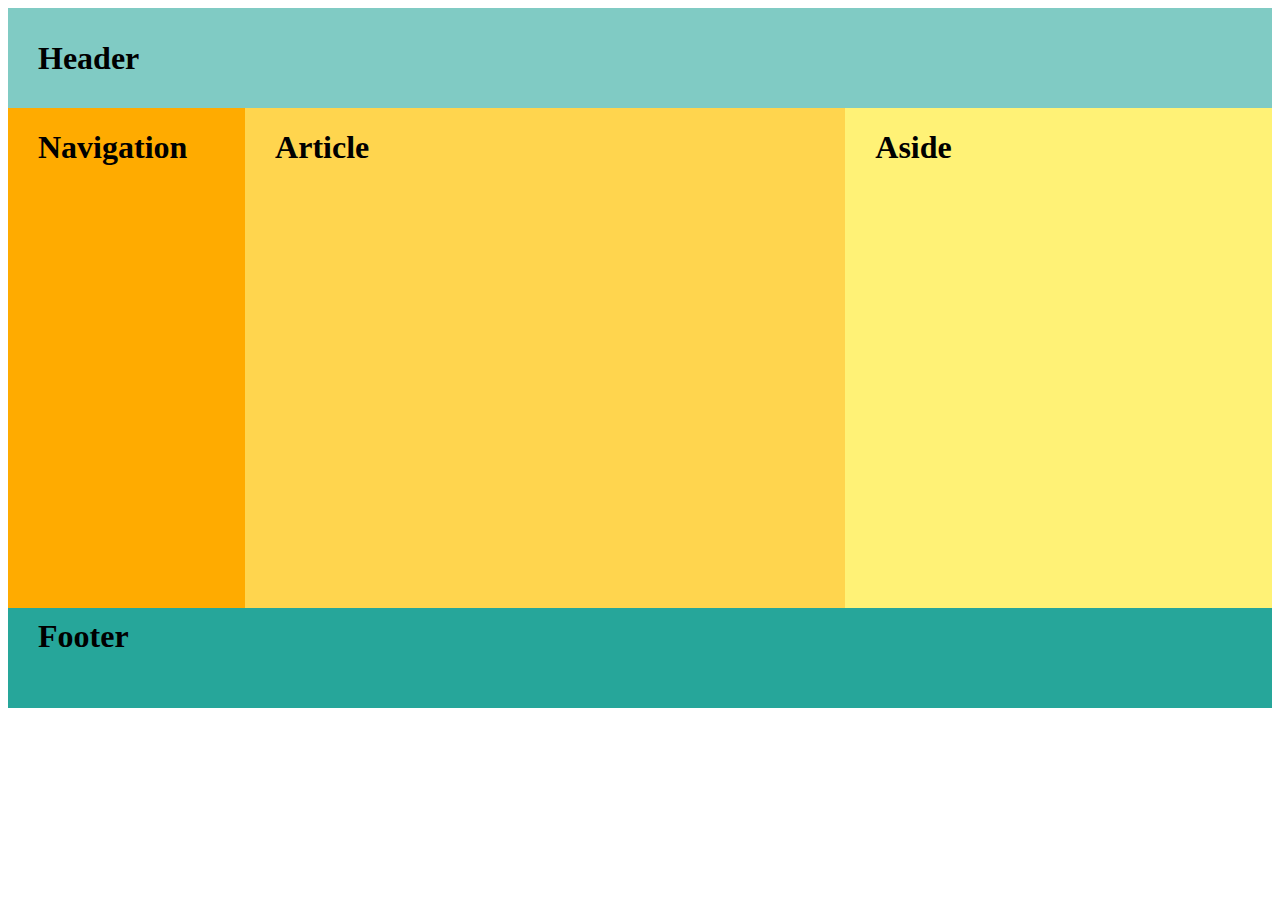
<file: d7-A/index.html>
<!DOCTYPE html>
<html lang="en">

<head>
    <meta charset="UTF-8">
    <meta http-equiv="X-UA-Compatible" content="IE=edge">
    <meta name="viewport" content="width=device-width, initial-scale=1.0">
    <link rel="stylesheet" href="style.css">
    <title>esercizio-flexbox</title>
</head>

<body>
    <header class="head">
        <h1>Header</h1>
    </header>
    <main class="container">
        <div class="div2">
            <h1>Navigation</h1>
        </div>
        <div class="div3">
            <h1>Article</h1>
        </div>
        <div class="div4">
            <h1>Aside</h1>
        </div>
    </main>
    <footer class="foot">
        <h1>Footer</h1>
    </footer>

</body>

</html>
</file>
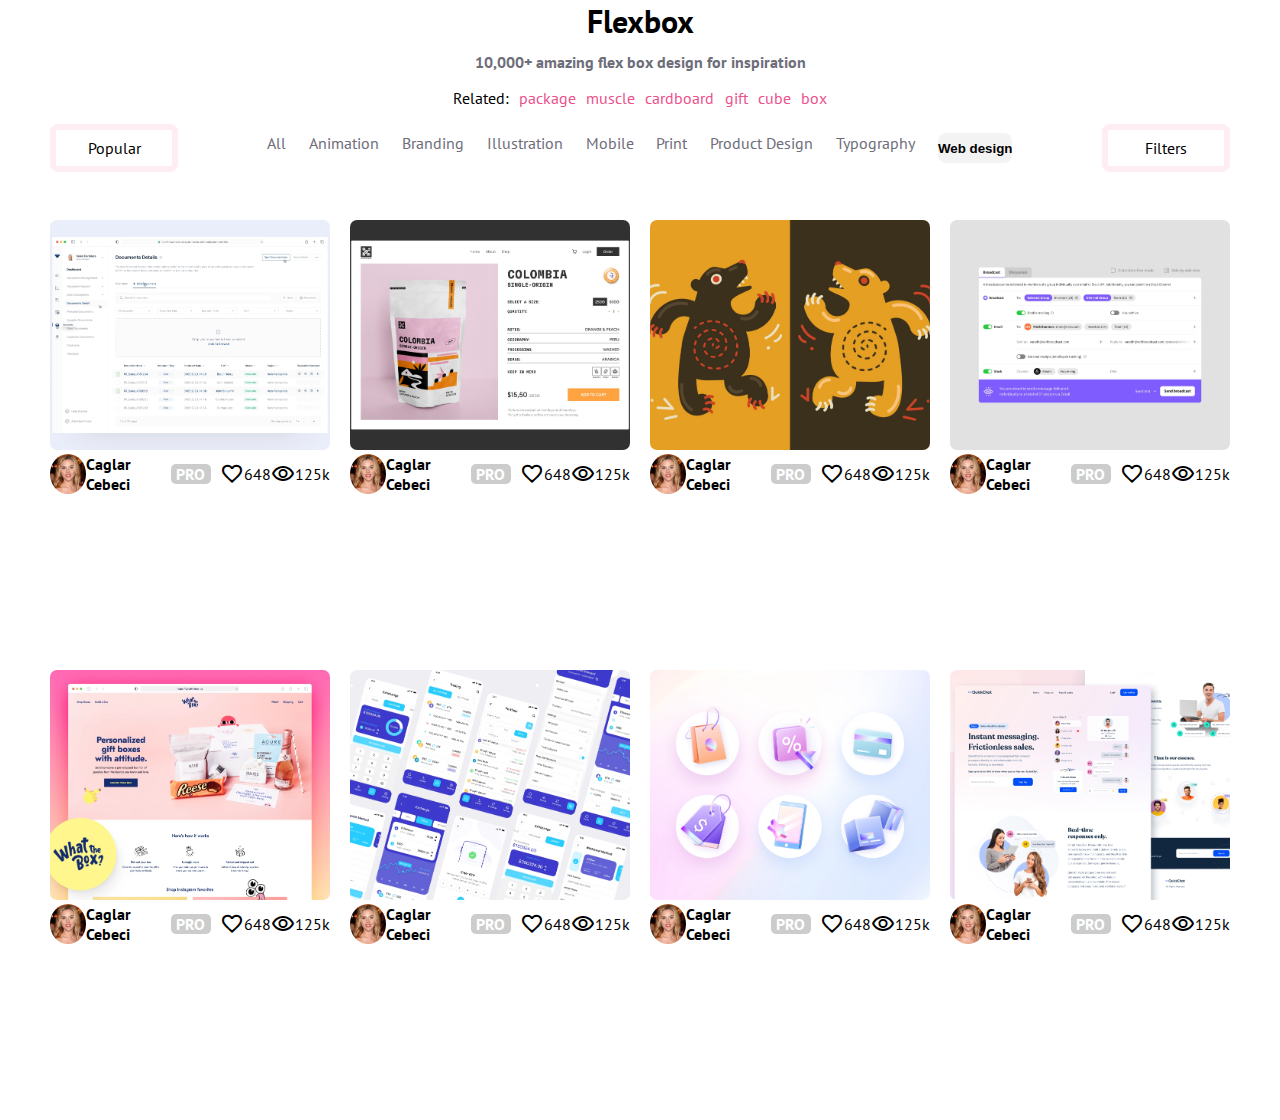
<file: d7-B/index.html>
<!DOCTYPE html>
<html lang="en">

<head>
    <meta charset="UTF-8">
    <meta http-equiv="X-UA-Compatible" content="IE=edge">
    <meta name="viewport" content="width=, initial-scale=1.0">
    <link rel="stylesheet" href="style.css">
    <link rel="stylesheet"
        href="https://fonts.googleapis.com/css2?family=Material+Symbols+Outlined:opsz,wght,FILL,GRAD@48,400,1,0" />
    <title>flexbox</title>
</head>

<body>


    <h1>Flexbox</h1>


    <h4>10,000+ amazing flex box design for inspiration</h4>

    <div id="navbar-container">
        <ul id="nav-bar">
            <li><span>Related:</span></li>
            <li><a href="#">package</a></li>
            <li><a href="#">muscle</a></li>
            <li><a href="#">cardboard</a></li>
            <li><a href="#">gift</a></li>
            <li><a href="#">cube</a></li>
            <li><a href="#">box</a></li>
        </ul>
    </div>
    <main>
        <div id="second-nav-bar-container">

            <button class="second-nav-bar-button">Popular</button>
            <div class="second-nav-bar">
                <li><a href="#">All</a></li>
                <li><a href="#">Animation</a></li>
                <li><a href="#">Branding</a></li>
                <li><a href="#">Illustration</a></li>
                <li><a href="#">Mobile</a></li>
                <li><a href="#">Print</a></li>
                <li><a href="#">Product Design</a></li>
                <li><a href="#">Typography</a></li>
                <li><button>Web design</button></li>
            </div>
            <button class="second-nav-bar-button">Filters</button>
        </div>
        <div class="thumbnail-container">
            <div>
                <img class="img" src="./assets/img_1.jpeg" alt="flexbox">
                <div class="profile-info">
                    <div class="profile">
                        <img class="profile-picture" src="assets/pro-picture.jpg" alt="profile-picture">
                        <a href="#">Caglar Cebeci</a>
                        <span>
                            PRO
                        </span>
                    </div>
                    <div class="like-view">
                        <span class="material-symbols-outlined">
                            favorite
                        </span>
                        <span>
                            648
                        </span>
                        <span class="material-symbols-outlined">
                            visibility
                        </span>
                        <span>
                            125k
                        </span>

                    </div>
                </div>
            </div>
            <div>
                <img class="img" src="./assets/img_2.jpeg" alt="flexbox">
                <div class="profile-info">
                    <div class="profile">
                        <img class="profile-picture" src="assets/pro-picture.jpg" alt="profile-picture">
                        <a href="#">Caglar Cebeci</a>
                        <span>
                            PRO
                        </span>
                    </div>
                    <div class="like-view">
                        <span class="material-symbols-outlined">
                            favorite
                        </span>
                        <span>
                            648
                        </span>
                        <span class="material-symbols-outlined">
                            visibility
                        </span>
                        <span>
                            125k
                        </span>

                    </div>
                </div>
            </div>
            <div>
                <img class="img" src="./assets/img_3.jpeg" alt="flexbox">
                <div class="profile-info">
                    <div class="profile">
                        <img class="profile-picture" src="assets/pro-picture.jpg" alt="profile-picture">
                        <a href="#">Caglar Cebeci</a>
                        <span>
                            PRO
                        </span>
                    </div>
                    <div class="like-view">
                        <span class="material-symbols-outlined">
                            favorite
                        </span>
                        <span>
                            648
                        </span>
                        <span class="material-symbols-outlined">
                            visibility
                        </span>
                        <span>
                            125k
                        </span>

                    </div>
                </div>
            </div>
            <div>
                <img class="img" src="./assets/img_4.jpeg" alt="flexbox">
                <div class="profile-info">
                    <div class="profile">
                        <img class="profile-picture" src="assets/pro-picture.jpg" alt="profile-picture">
                        <a href="#">Caglar Cebeci</a>
                        <span>
                            PRO
                        </span>
                    </div>
                    <div class="like-view">
                        <span class="material-symbols-outlined">
                            favorite
                        </span>
                        <span>
                            648
                        </span>
                        <span class="material-symbols-outlined">
                            visibility
                        </span>
                        <span>
                            125k
                        </span>

                    </div>
                </div>
            </div>
            <div>
                <img class="img" src="./assets/img_5.jpeg" alt="flexbox">
                <div class="profile-info">
                    <div class="profile">
                        <img class="profile-picture" src="assets/pro-picture.jpg" alt="profile-picture">
                        <a href="#">Caglar Cebeci</a>
                        <span>
                            PRO
                        </span>
                    </div>
                    <div class="like-view">
                        <span class="material-symbols-outlined">
                            favorite
                        </span>
                        <span>
                            648
                        </span>
                        <span class="material-symbols-outlined">
                            visibility
                        </span>
                        <span>
                            125k
                        </span>

                    </div>
                </div>
            </div>
            <div>
                <img class="img" src="./assets/img_6.jpeg" alt="flexbox">
                <div class="profile-info">
                    <div class="profile">
                        <img class="profile-picture" src="assets/pro-picture.jpg" alt="profile-picture">
                        <a href="#">Caglar Cebeci</a>
                        <span>
                            PRO
                        </span>
                    </div>
                    <div class="like-view">
                        <span class="material-symbols-outlined">
                            favorite
                        </span>
                        <span>
                            648
                        </span>
                        <span class="material-symbols-outlined">
                            visibility
                        </span>
                        <span>
                            125k
                        </span>

                    </div>
                </div>
            </div>
            <div>
                <img class="img" src="./assets/img_7.jpeg" alt="flexbox">
                <div class="profile-info">
                    <div class="profile">
                        <img class="profile-picture" src="assets/pro-picture.jpg" alt="profile-picture">
                        <a href="#">Caglar Cebeci</a>
                        <span>
                            PRO
                        </span>
                    </div>
                    <div class="like-view">
                        <span class="material-symbols-outlined">
                            favorite
                        </span>
                        <span>
                            648
                        </span>
                        <span class="material-symbols-outlined">
                            visibility
                        </span>
                        <span>
                            125k
                        </span>

                    </div>
                </div>
            </div>
            <div>
                <img class="img" src="./assets/img_8.jpeg" alt="flexbox">
                <div class="profile-info">
                    <div class="profile">
                        <img class="profile-picture" src="assets/pro-picture.jpg" alt="profile-picture">
                        <a href="#">Caglar Cebeci</a>
                        <span>
                            PRO
                        </span>
                    </div>
                    <div class="like-view">
                        <span class="material-symbols-outlined">
                            favorite
                        </span>
                        <span>
                            648
                        </span>
                        <span class="material-symbols-outlined">
                            visibility
                        </span>
                        <span>
                            125k
                        </span>

                    </div>
                </div>
            </div>



        </div>
    </main>
</body>

</html>
</file>
<file: d7-A/style.css>
.head{
    background-color: #80CBC4;
    display: flex;
    height: 100px;
    align-items: center;
}
.container{
display: flex;
height: 500px;
margin-bottom: 0;
}
.div2{
background-color:#FFAB00;
width: 250px;}
.div3{
    background-color:#FFD54E;
    width: 633px;
}
.div4{
    background-color: #FFF276;
    width: 450px;
}
.foot{
background-color: #26A69A;
height: 100px;
width:100%;
}
.foot h1{
    margin-top: 0;
    padding-top: 10px;
}
h1{
    padding-left: 30px;
}
</file>
<file: d7-B/style.css>
@import url('https://fonts.googleapis.com/css2?family=PT+Sans:wght@400;700&display=swap');

* {
    margin: 0;
    padding: 0;
    box-sizing: border-box;
}

body {
    font-family: 'PT Sans', sans-serif;
}
h1{
    text-align: center;
    margin-bottom: 10px;
}
h4{
    text-align: center;
    color: #6E6D7A;
}

#navbar-container {
    display: flex;
    justify-content: center;
    margin: 1em;
   
}

#nav-bar {
    display: flex;
    justify-content: space-around;
    width: 30vw;
    list-style: none;
}

#nav-bar a {
    text-decoration: none;
    color: #EA528D;
}
main{
   padding:0 50px
}

#second-nav-bar-container {
    width: inherit;
    height: 3em;
    display: flex;
    justify-content: space-between;
    align-items: center;
}

.second-nav-bar {
    display: flex;
    justify-content: space-around;
    width: 60vw;
    list-style: none;

}

.second-nav-bar a {
    color: #6E6D7A;
    text-decoration: none;
    padding-top: 1em;
}

.second-nav-bar button {
    background-color: #F3F3F4;
    border-radius: 8px;
    font-weight: bold;
    border: 0;
    height: 30px;
}

.second-nav-bar-button {
    font-family: 'PT Sans', sans-serif;
    font-weight: 200;
    font-size: 16px;
    width: 8em;
    height: 3em;
    border-radius: 8px;
    border: 6px solid #FEEDF3;
    background-color: #FFFFFF;

}

.thumbnail-container {
    height: 100vh;
    display: flex;
    flex-wrap: wrap;
    justify-content: space-between;
    margin-top: 3em;
}

.img {
    object-fit: cover;
    width: 280px;
    height: 230px;
    border-radius: 7px;
}

.profile-picture {
    width: 40px;
    height: 40px;
    object-fit: cover;
    border-radius: 50%;
}

.profile {
    width: 190px;
    height: 40px;
    display: flex;
    justify-content: space-evenly;
    align-items: center;
}

.profile a {
    text-decoration: none;
    color: black;
    font-weight: bold;
}

.profile span {
    background-color: #CCCCCC;
    color: #FFFFFF;
    width: 2.8em;
    border-radius: 5px;
    text-align: center;
    font-weight: bold;
}

.like-view {
    width: 140px;
    height: 40px;
    display: flex;
    justify-content: end;
    align-items: center;
}

.profile-info {
    width: 280px;
    display: flex;
    justify-content: space-around;
}
</file>
